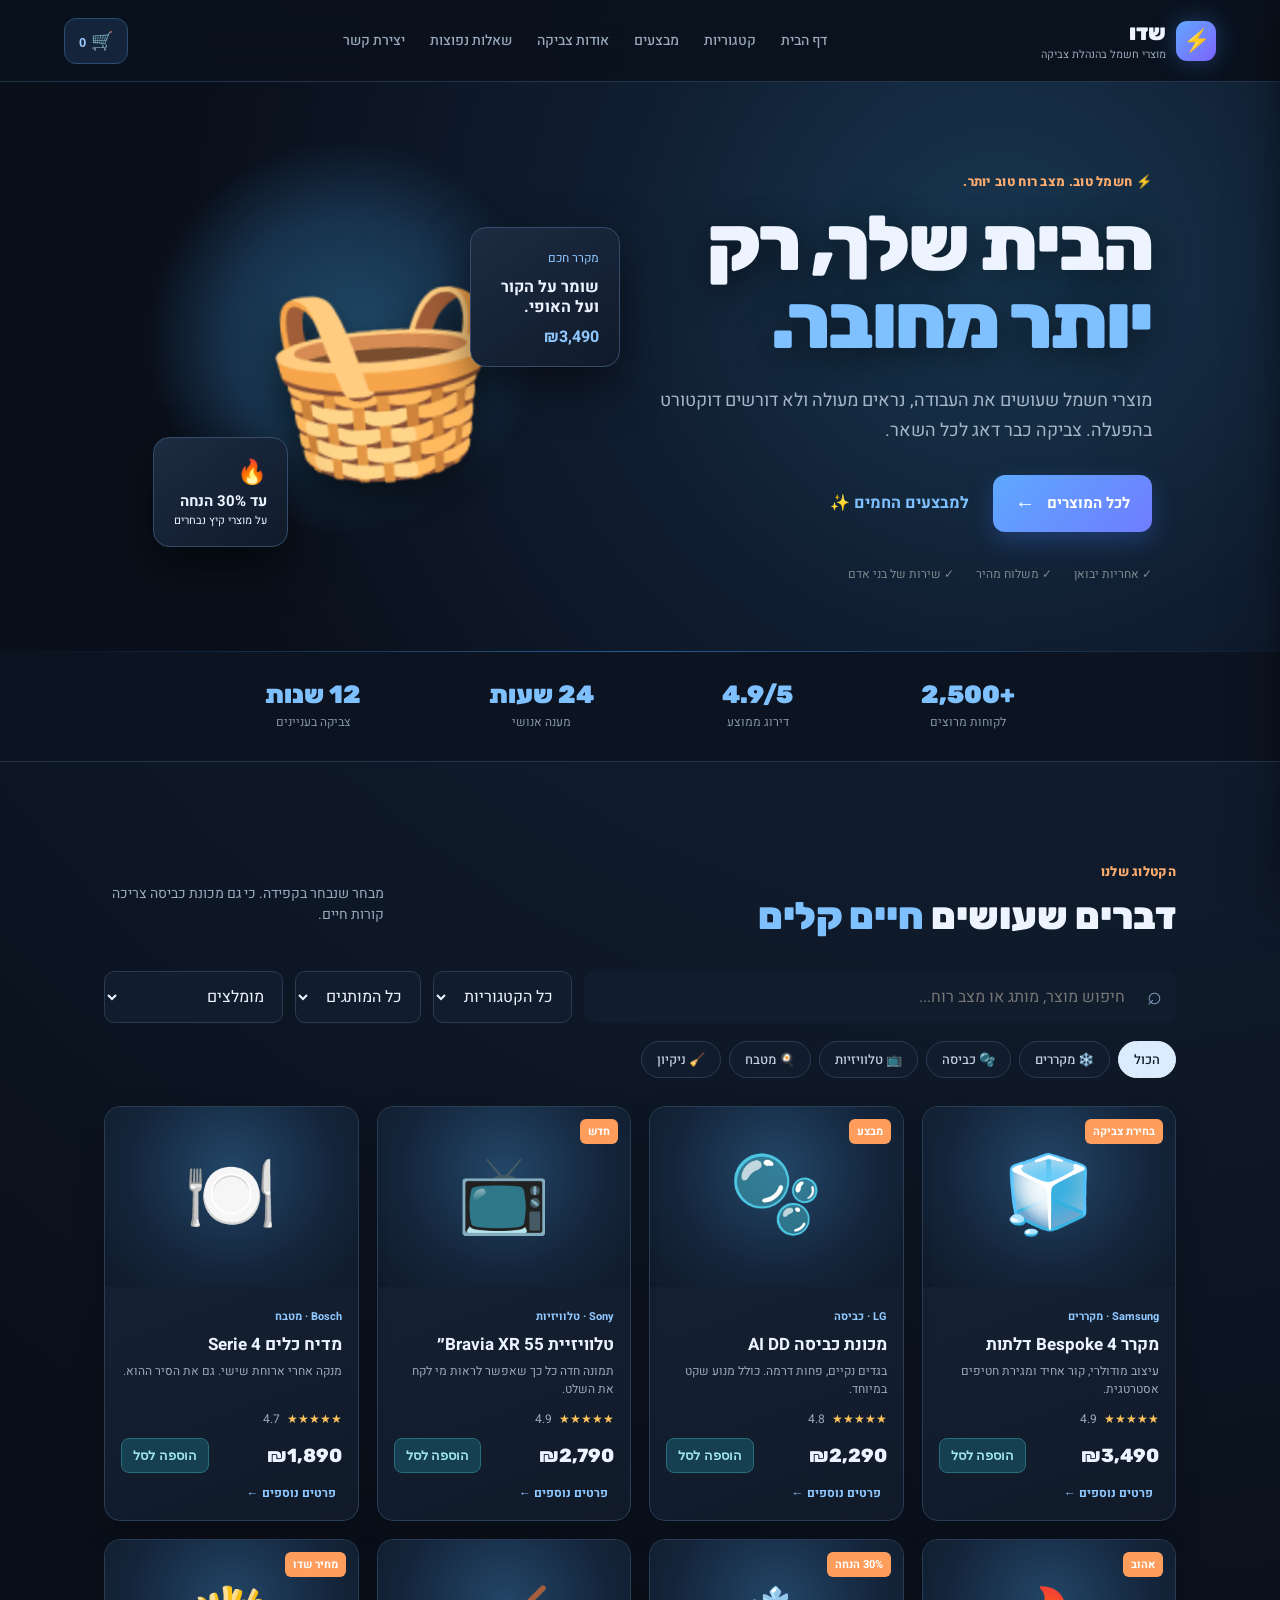
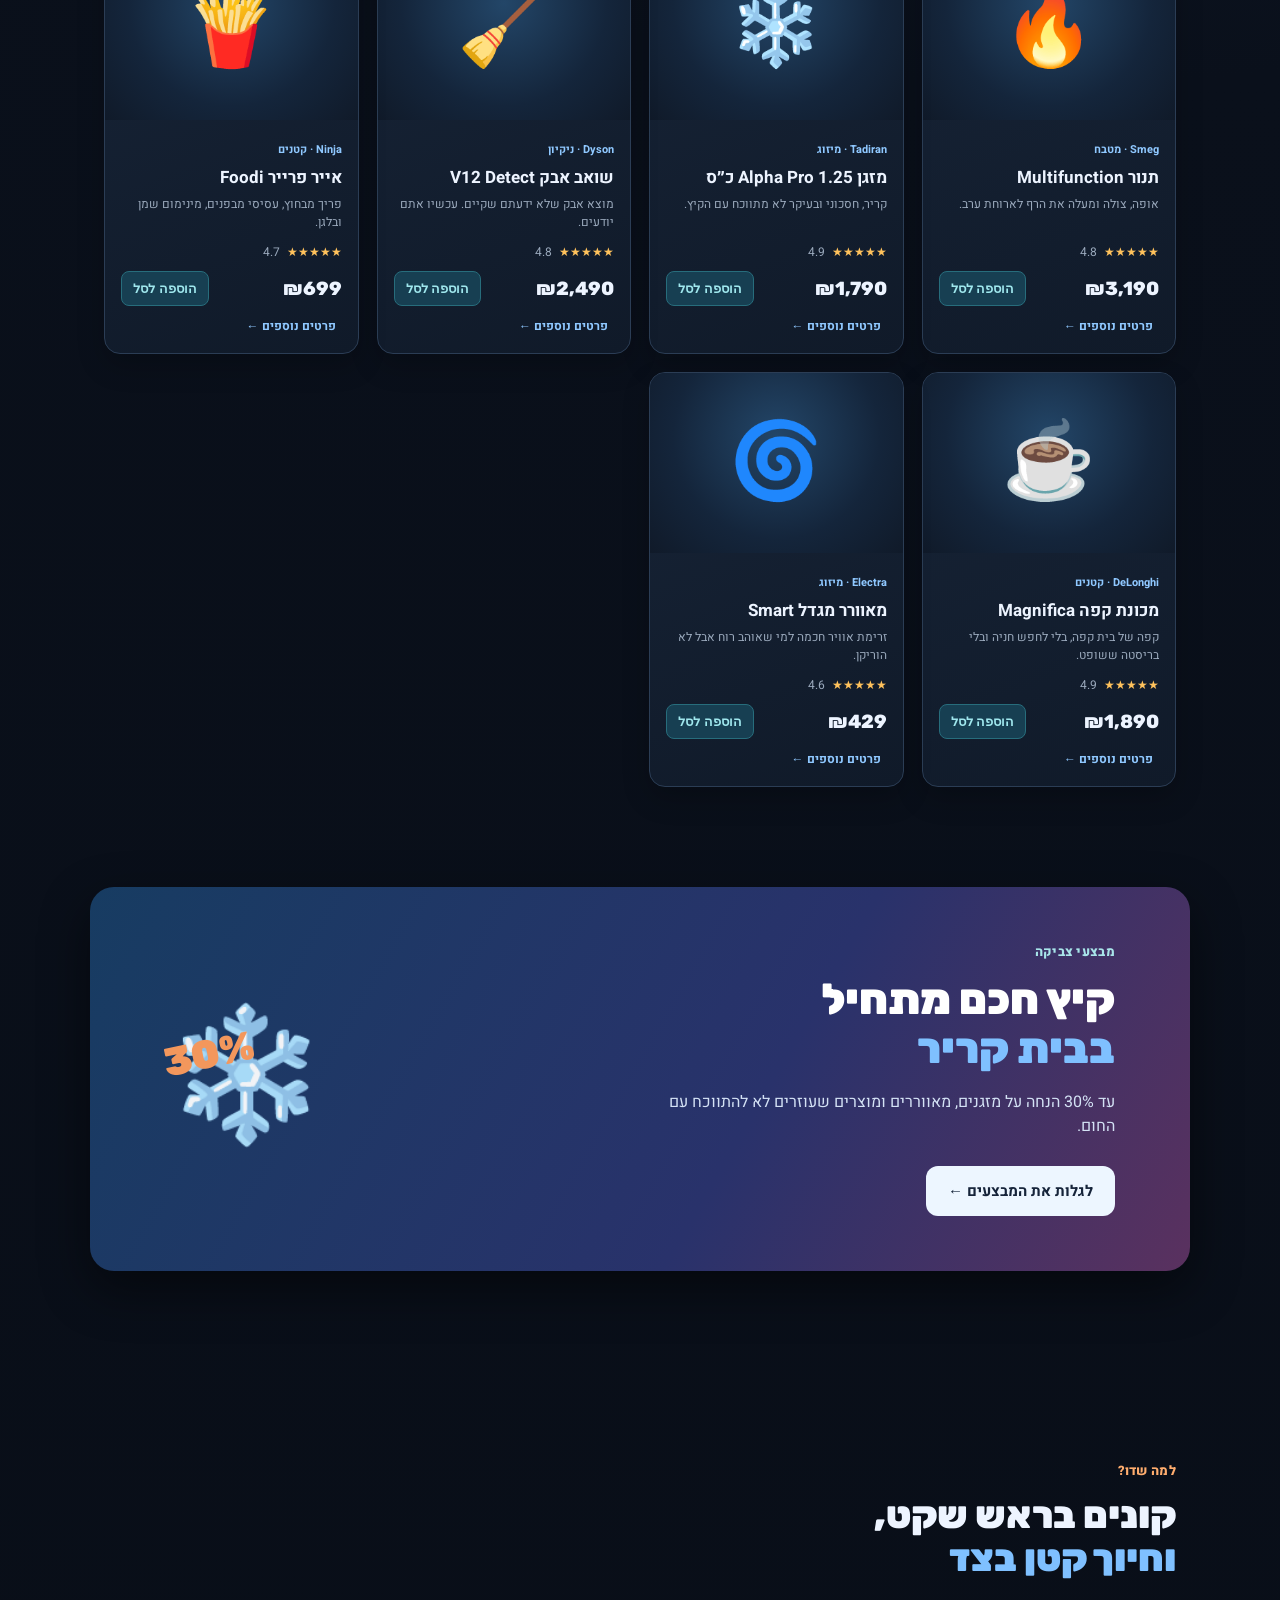
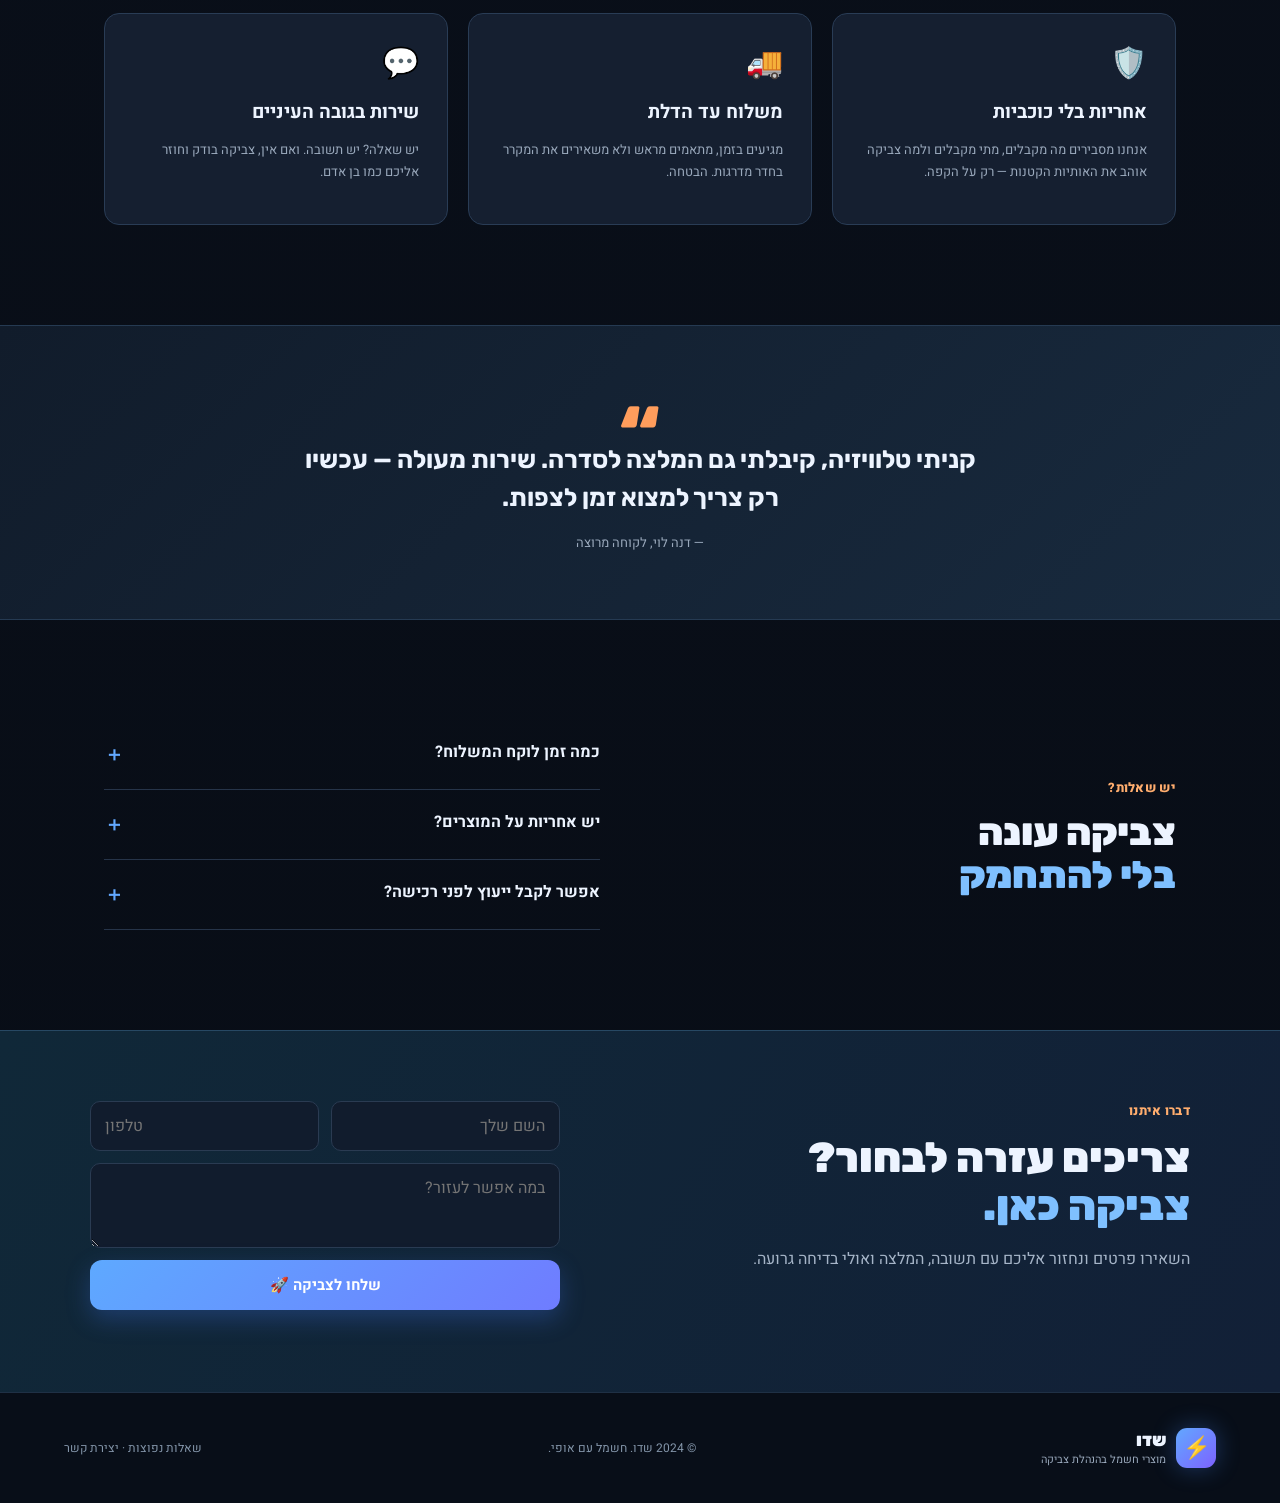
<file: index.html>
<!doctype html><html lang="he" dir="rtl"><head><meta charset="utf-8"><meta name="viewport" content="width=device-width,initial-scale=1"><title>שדו מוצרי חשמל | בהנהלת צביקה</title><meta name="description" content="שדו מוצרי חשמל בהנהלת צביקה — מכשירים לבית עם שירות בגובה העיניים."><link rel="preconnect" href="https://fonts.googleapis.com"><link rel="preconnect" href="https://fonts.gstatic.com" crossorigin><link href="https://fonts.googleapis.com/css2?family=Heebo:wght@400;500;700;800;900&family=Rubik:wght@500;700;900&display=swap" rel="stylesheet"><link rel="stylesheet" href="style.css"><link rel="stylesheet" href="dark-mode.css"></head><body>
<header class="topbar"><a class="brand" href="#home"><span class="brand-mark">⚡</span><span><b>שדו</b><small>מוצרי חשמל בהנהלת צביקה</small></span></a><nav><a href="#home">דף הבית</a><a href="#catalog">קטגוריות</a><a href="#deals">מבצעים</a><a href="#about">אודות צביקה</a><a href="#faq">שאלות נפוצות</a><a href="#contact">יצירת קשר</a></nav><button class="cart-button" id="cartOpen" aria-label="פתיחת סל">🛒 <span id="cartCount">0</span></button><button class="menu" id="menuBtn">☰</button></header>
<main id="home"><section class="hero"><div class="hero-copy"><div class="eyebrow">⚡ חשמל טוב. מצב רוח טוב יותר.</div><h1>הבית שלך, רק<br><em>יותר מחובר.</em></h1><p>מוצרי חשמל שעושים את העבודה, נראים מעולה ולא דורשים דוקטורט בהפעלה. צביקה כבר דאג לכל השאר.</p><div class="hero-actions"><a href="#catalog" class="btn primary">לכל המוצרים <span>←</span></a><a href="#deals" class="text-link">למבצעים החמים ✨</a></div><div class="trust"><span>✓ אחריות יבואן</span><span>✓ משלוח מהיר</span><span>✓ שירות של בני אדם</span></div></div><div class="hero-art"><div class="glow"></div><div class="hero-card card-one"><span>מקרר חכם</span><b>שומר על הקור<br>ועל האופי.</b><strong>₪3,490</strong></div><div class="hero-card card-two">🔥<b>עד 30% הנחה</b><small>על מוצרי קיץ נבחרים</small></div><div class="washer">🧺</div></div></section>
<section class="stats"><div><b>+2,500</b><span>לקוחות מרוצים</span></div><div><b>4.9/5</b><span>דירוג ממוצע</span></div><div><b>24 שעות</b><span>מענה אנושי</span></div><div><b>12 שנות</b><span>צביקה בעניינים</span></div></section>
<section class="section" id="catalog"><div class="section-head"><div><div class="eyebrow">הקטלוג שלנו</div><h2>דברים שעושים <em>חיים קלים</em></h2></div><p>מבחר שנבחר בקפידה. כי גם מכונת כביסה צריכה קורות חיים.</p></div><div class="filters"><div class="search"><span>⌕</span><input id="search" placeholder="חיפוש מוצר, מותג או מצב רוח..."></div><select id="category"><option value="all">כל הקטגוריות</option><option>מקררים</option><option>כביסה</option><option>טלוויזיות</option><option>מטבח</option><option>מיזוג</option><option>ניקיון</option><option>קטנים</option></select><select id="brand"><option value="all">כל המותגים</option></select><select id="sort"><option value="featured">מומלצים</option><option value="low">מחיר: מהנמוך לגבוה</option><option value="high">מחיר: מהגבוה לנמוך</option><option value="rating">דירוג</option></select></div><div class="chips" id="chips"><button class="active" data-cat="all">הכול</button><button data-cat="מקררים">❄️ מקררים</button><button data-cat="כביסה">🫧 כביסה</button><button data-cat="טלוויזיות">📺 טלוויזיות</button><button data-cat="מטבח">🍳 מטבח</button><button data-cat="ניקיון">🧹 ניקיון</button></div><div class="products" id="products"></div><div class="empty" id="empty">לא מצאנו מוצר כזה — אפילו צביקה הרים גבה 🤔</div></section>
<section class="deal-banner" id="deals"><div><div class="eyebrow">מבצעי צביקה</div><h2>קיץ חכם מתחיל<br><em>בבית קריר</em></h2><p>עד 30% הנחה על מזגנים, מאווררים ומוצרים שעוזרים לא להתווכח עם החום.</p><a class="btn light" href="#catalog">לגלות את המבצעים ←</a></div><div class="deal-icon">❄️<span>30%</span></div></section>
<section class="section recommendations" id="about"><div class="section-head"><div><div class="eyebrow">למה שדו?</div><h2>קונים בראש שקט,<br><em>וחיוך קטן בצד</em></h2></div></div><div class="perks"><article>🛡️<h3>אחריות בלי כוכביות</h3><p>אנחנו מסבירים מה מקבלים, מתי מקבלים ולמה צביקה אוהב את האותיות הקטנות — רק על הקפה.</p></article><article>🚚<h3>משלוח עד הדלת</h3><p>מגיעים בזמן, מתאמים מראש ולא משאירים את המקרר בחדר מדרגות. הבטחה.</p></article><article>💬<h3>שירות בגובה העיניים</h3><p>יש שאלה? יש תשובה. ואם אין, צביקה בודק וחוזר אליכם כמו בן אדם.</p></article></div></section>
<section class="quote"><div class="quote-mark">“</div><blockquote>קניתי טלוויזיה, קיבלתי גם המלצה לסדרה. שירות מעולה — עכשיו רק צריך למצוא זמן לצפות.</blockquote><span>— דנה לוי, לקוחה מרוצה</span></section>
<section class="section faq" id="faq"><div class="section-head"><div><div class="eyebrow">יש שאלות?</div><h2>צביקה עונה<br><em>בלי להתחמק</em></h2></div></div><div class="faq-list"><details><summary>כמה זמן לוקח המשלוח? <b>＋</b></summary><p>ברוב האזורים עד 3 ימי עסקים. מוצרי ענק מתאמים איתכם מראש, כדי שלא תצטרכו להזיז את הספה.</p></details><details><summary>יש אחריות על המוצרים? <b>＋</b></summary><p>בוודאי. לכל מוצר מצורפת אחריות יבואן בהתאם למותג ולדגם. אנחנו כאן כדי להסביר הכול.</p></details><details><summary>אפשר לקבל ייעוץ לפני רכישה? <b>＋</b></summary><p>כן, ואפילו מומלץ. שלחו הודעה עם הצרכים והתקציב, וצביקה יעזור לבחור בלי לדחוף מוצר שלא צריך.</p></details></div></section>
<section class="contact" id="contact"><div><div class="eyebrow">דברו איתנו</div><h2>צריכים עזרה לבחור?<br><em>צביקה כאן.</em></h2><p>השאירו פרטים ונחזור אליכם עם תשובה, המלצה ואולי בדיחה גרועה.</p></div><form id="contactForm"><input required placeholder="השם שלך"><input required type="tel" placeholder="טלפון"><textarea placeholder="במה אפשר לעזור?"></textarea><button class="btn primary">שלחו לצביקה 🚀</button><small id="formMsg"></small></form></section></main>
<footer><a class="brand" href="#home"><span class="brand-mark">⚡</span><span><b>שדו</b><small>מוצרי חשמל בהנהלת צביקה</small></span></a><span>© 2024 שדו. חשמל עם אופי.</span><div><a href="#faq">שאלות נפוצות</a> · <a href="#contact">יצירת קשר</a></div></footer>
<div class="modal-backdrop" id="modal"><div class="modal"><button class="close" data-close>×</button><div id="modalContent"></div></div></div><aside class="cart-drawer" id="cart"><div class="drawer-head"><h2>הסל שלך 🛒</h2><button class="close" id="cartClose">×</button></div><div id="cartItems"></div><div class="cart-total"><span>סה״כ משוער</span><b id="cartTotal">₪0</b></div><button class="btn primary checkout" id="checkout">צביקה, שמור לי את זה!</button><p class="drawer-note">* המחירים משוערים וכוללים מע״מ. תיאום סופי בטלפון.</p></aside><div class="toast" id="toast"></div><script src="script.js"></script></body></html>
</file>
<file: style.css>
:root{--ink:#17212b;--muted:#68727c;--blue:#1667e8;--cyan:#dff7fa;--cream:#fffaf2;--orange:#ff7a45;--line:#e8e9e7}*{box-sizing:border-box}html{scroll-behavior:smooth}body{margin:0;color:var(--ink);background:#fff;font-family:Heebo,Arial,sans-serif}a{text-decoration:none;color:inherit}.topbar{height:82px;display:flex;align-items:center;justify-content:space-between;padding:0 5vw;border-bottom:1px solid #f0f1f0;background:#fff;position:sticky;top:0;z-index:5}.brand{display:flex;align-items:center;gap:10px}.brand-mark{background:var(--blue);color:white;border-radius:11px;font-size:22px;width:40px;height:40px;display:grid;place-items:center}.brand b{display:block;font:900 22px Rubik}.brand small{display:block;font-size:11px;color:var(--muted);white-space:nowrap}nav{display:flex;gap:25px;color:#4f5962;font-size:14px;font-weight:500}nav a:hover,footer a:hover{color:var(--blue)}.cart-button,.menu{border:0;background:#f3f7ff;border-radius:12px;padding:11px 14px;color:var(--blue);font-size:18px;cursor:pointer}.cart-button span{font-size:13px;font-weight:800}.menu{display:none}.hero{min-height:570px;background:linear-gradient(120deg,#fffaf2 0%,#fff 48%,#ecfbfc 100%);display:flex;padding:75px 10vw 60px;overflow:hidden}.hero-copy{width:52%;padding-top:15px}.eyebrow{color:var(--orange);font-size:13px;font-weight:800;letter-spacing:.3px;margin-bottom:14px}.hero h1{font:900 clamp(46px,6vw,78px)/1.02 Rubik;margin:0 0 24px;letter-spacing:-2px}.hero em,h2 em{color:var(--blue);font-style:normal}.hero p{font-size:18px;line-height:1.7;color:var(--muted);max-width:510px;margin-bottom:28px}.hero-actions{display:flex;align-items:center;gap:24px}.btn{display:inline-flex;align-items:center;justify-content:center;border:0;border-radius:12px;padding:14px 22px;font:700 15px Heebo;cursor:pointer;transition:.2s}.btn:hover{transform:translateY(-2px);box-shadow:0 8px 20px #1667e833}.primary{background:var(--blue);color:#fff}.primary span{font-size:20px;margin-right:12px}.text-link{color:var(--blue);font-weight:700}.trust{display:flex;gap:22px;font-size:12px;color:#7e888e;margin-top:33px}.hero-art{width:48%;position:relative;min-height:380px}.glow{position:absolute;width:400px;height:400px;border-radius:50%;background:#d7f5f5;right:15%;top:-20px}.washer{font-size:190px;position:absolute;right:24%;top:85px;filter:drop-shadow(15px 18px 8px #8bb7ba55);transform:rotate(-4deg)}.hero-card{position:absolute;background:white;border-radius:16px;padding:17px 20px;box-shadow:0 12px 30px #233b4b1a;z-index:1}.card-one{right:0;top:70px;width:150px}.card-one span{font-size:12px;color:var(--muted)}.card-one b{display:block;font-size:16px;line-height:1.25;margin:8px 0}.card-one strong{color:var(--blue)}.card-two{left:5%;bottom:45px;color:var(--orange);font-size:24px}.card-two b,.card-two small{display:block;color:var(--ink)}.card-two b{font-size:15px}.card-two small{font-size:11px}.stats{display:flex;justify-content:center;gap:10vw;padding:28px 5vw;border-bottom:1px solid var(--line)}.stats div{text-align:center}.stats b{display:block;font:900 25px Rubik;color:var(--blue)}.stats span{font-size:12px;color:var(--muted)}.section{max-width:1200px;margin:auto;padding:100px 5vw}.section-head{display:flex;justify-content:space-between;align-items:end;margin-bottom:32px}.section-head h2,.deal-banner h2,.contact h2{font:900 38px/1.15 Rubik;margin:0}.section-head p{max-width:280px;color:var(--muted);font-size:14px}.filters{display:flex;gap:12px;margin-bottom:18px}.search{flex:1;display:flex;align-items:center;gap:8px;background:#f7f8f7;border-radius:10px;padding:0 14px}.search span{font-size:25px;color:var(--muted)}input,select,textarea{border:1px solid var(--line);background:#fff;border-radius:10px;padding:12px 14px;font:inherit;color:var(--ink);outline:none}input:focus,select:focus,textarea:focus{border-color:var(--blue)}.search input{border:0;background:transparent;width:100%}.chips{display:flex;gap:8px;flex-wrap:wrap;margin-bottom:28px}.chips button{border:1px solid var(--line);background:#fff;border-radius:99px;padding:8px 15px;cursor:pointer;font:500 13px Heebo}.chips button.active,.chips button:hover{background:var(--ink);color:#fff;border-color:var(--ink)}.products{display:grid;grid-template-columns:repeat(4,1fr);gap:18px}.product{border:1px solid var(--line);border-radius:16px;overflow:hidden;transition:.25s;background:#fff;position:relative}.product:hover{transform:translateY(-5px);box-shadow:0 14px 30px #233b4b14}.product-img{height:180px;display:grid;place-items:center;font-size:75px;background:linear-gradient(135deg,#f4f8ff,#eefafa);position:relative}.badge{position:absolute;right:12px;top:12px;background:var(--orange);color:#fff;border-radius:6px;padding:4px 8px;font-size:11px;font-weight:700}.product-body{padding:16px}.product-brand{font-size:11px;color:var(--blue);font-weight:700}.product h3{font-size:17px;margin:5px 0}.product p{font-size:12px;color:var(--muted);height:36px;margin:0 0 12px;line-height:1.5}.rating{font-size:12px;color:#f3a51c}.rating span{color:var(--muted);margin-right:4px}.price{display:flex;align-items:center;justify-content:space-between;margin-top:10px}.price b{font:800 19px Rubik}.add{background:var(--cyan);border:0;color:#126b79;border-radius:8px;padding:9px 11px;cursor:pointer;font-weight:700}.detail{background:none;border:0;color:var(--blue);font:700 12px Heebo;cursor:pointer;margin-top:10px}.empty{text-align:center;color:var(--muted);padding:50px;display:none}.deal-banner{max-width:1100px;margin:0 auto 90px;border-radius:24px;background:var(--blue);color:#fff;padding:55px 75px;display:flex;justify-content:space-between;align-items:center;overflow:hidden;position:relative}.deal-banner .eyebrow{color:#a8e5e9}.deal-banner h2{font-size:43px}.deal-banner p{max-width:450px;color:#dbe8ff}.light{background:#fff;color:var(--blue);margin-top:12px}.deal-icon{font-size:130px;position:relative;opacity:.95}.deal-icon span{position:absolute;font:900 40px Rubik;left:-2px;top:48px;color:var(--orange);transform:rotate(-12deg)}.perks{display:grid;grid-template-columns:repeat(3,1fr);gap:20px}.perks article{background:var(--cream);border-radius:15px;padding:28px}.perks article:first-child{background:#eef9fa}.perks article:nth-child(2){background:#f2f5ff}.perks article{font-size:30px}.perks h3{font-size:19px;margin:12px 0 5px}.perks p{font-size:13px;color:var(--muted);line-height:1.7}.quote{background:var(--cream);padding:65px 20px;text-align:center}.quote-mark{font:900 70px Rubik;color:var(--orange);height:50px}.quote blockquote{font:700 25px Rubik;max-width:700px;margin:0 auto 14px;line-height:1.5}.quote span{font-size:13px;color:var(--muted)}.faq{display:grid;grid-template-columns:1fr 1fr;gap:80px}.faq-list details{border-bottom:1px solid var(--line);padding:20px 0}.faq-list summary{font-weight:700;cursor:pointer;list-style:none;display:flex;justify-content:space-between}.faq-list summary b{color:var(--blue);font-size:20px}.faq-list p{color:var(--muted);font-size:14px;line-height:1.7}.contact{background:#eaf9fa;display:flex;justify-content:space-between;gap:60px;padding:70px max(5vw,calc((100% - 1100px)/2));}.contact h2{font-size:42px}.contact p{color:var(--muted)}form{display:grid;grid-template-columns:1fr 1fr;gap:12px;width:470px}form textarea{grid-column:1/-1;min-height:85px}form .btn{grid-column:1/-1}form small{color:#208b65;grid-column:1/-1}footer{padding:35px 5vw;display:flex;justify-content:space-between;align-items:center;color:var(--muted);font-size:12px}footer .brand b{color:var(--ink);font-size:18px}.modal-backdrop{position:fixed;inset:0;background:#10202b88;z-index:20;display:none;place-items:center;padding:20px}.modal-backdrop.show{display:grid}.modal{background:#fff;border-radius:20px;max-width:570px;width:100%;padding:28px;position:relative}.close{border:0;background:none;font-size:28px;cursor:pointer;color:var(--muted)}.modal>.close{position:absolute;left:18px;top:12px}.modal-product{display:flex;gap:25px;align-items:center}.modal-product .product-img{width:210px;flex:none;border-radius:15px}.modal h2{font:900 27px Rubik}.modal li{margin:8px 0;color:var(--muted)}.cart-drawer{position:fixed;z-index:15;right:-420px;top:0;height:100vh;background:#fff;width:min(400px,100%);box-shadow:-8px 0 35px #17212b22;padding:25px;transition:.3s}.cart-drawer.open{right:0}.drawer-head{display:flex;justify-content:space-between;align-items:center}.drawer-head h2{font:900 25px Rubik}.cart-line{display:flex;gap:12px;border-bottom:1px solid var(--line);padding:15px 0}.cart-line .emoji{font-size:33px}.cart-line h4{margin:0 0 5px}.cart-line small{color:var(--muted)}.qty{margin-right:auto;display:flex;gap:8px;align-items:center}.qty button{border:0;border-radius:5px;background:#eef3f8;cursor:pointer}.cart-total{display:flex;justify-content:space-between;font-size:17px;margin:25px 0}.cart-total b{font:900 22px Rubik;color:var(--blue)}.checkout{width:100%}.drawer-note{font-size:11px;color:var(--muted);text-align:center}.toast{position:fixed;bottom:25px;left:50%;transform:translate(-50%,30px);background:var(--ink);color:#fff;padding:13px 22px;border-radius:10px;opacity:0;z-index:30;transition:.25s}.toast.show{opacity:1;transform:translate(-50%,0)}
@media(max-width:850px){nav{display:none}.menu{display:block;margin-right:8px}.topbar{padding:0 4vw}.hero{padding:55px 7vw 30px;min-height:auto}.hero-copy{width:100%}.hero-art{display:none}.stats{gap:3vw}.products{grid-template-columns:repeat(2,1fr)}.section{padding:70px 5vw}.section-head{display:block}.section-head p{margin-top:15px}.filters{flex-wrap:wrap}.search{flex-basis:100%}.deal-banner{margin:0 5vw 70px;padding:40px 30px}.deal-icon{font-size:80px}.faq{display:block}.faq .section-head{margin-bottom:20px}.contact{display:block;padding:60px 7vw}form{width:100%;margin-top:30px}.trust{flex-wrap:wrap;gap:10px}.hero h1{font-size:52px}}
@media(max-width:480px){.brand small{font-size:9px}.stats{display:grid;grid-template-columns:1fr 1fr;gap:18px}.products{gap:10px}.product-img{height:135px;font-size:55px}.product-body{padding:11px}.product h3{font-size:15px}.product p{font-size:11px}.price{display:block}.price b{display:block;margin-bottom:8px}.section-head h2,.contact h2{font-size:31px}.deal-banner h2{font-size:34px}.deal-icon{display:none}footer{display:block;text-align:center}footer .brand{justify-content:center;margin-bottom:18px}}
</file>
<file: dark-mode.css>
:root{color-scheme:dark;--ink:#edf4ff;--muted:#9aa9bc;--blue:#62a8ff;--cyan:#103b4a;--cream:#151d2b;--orange:#ff9d5c;--line:#263449;--surface:#111a29;--surface-2:#182437;--bg:#0a101b}*{box-sizing:border-box}html{background:var(--bg)}body{background:radial-gradient(circle at 82% 0%,#15263c 0,#0a101b 35%,#080d16 100%);color:var(--ink)}.topbar{background:rgba(10,16,27,.88);border-bottom:1px solid #24344b;backdrop-filter:blur(18px)}.brand-mark{background:linear-gradient(135deg,#62a8ff,#7d62ff);box-shadow:0 0 25px #458eff55}.brand small,nav{color:#9aa9bc}nav a:hover,footer a:hover,.text-link{color:#7fc0ff}.cart-button,.menu{background:#14243a;color:#9dccff;border:1px solid #2c4c70}.hero{background:radial-gradient(circle at 78% 32%,#183750 0,#101d30 37%,#0a101b 75%);position:relative}.hero:after{content:"";position:absolute;inset:auto 0 0;height:1px;background:linear-gradient(90deg,transparent,#3c9eff,transparent);opacity:.5}.eyebrow{color:#ffad6e}.hero h1{ text-shadow:0 8px 35px #0008}.hero em,h2 em{color:#7fc0ff}.hero p{color:#a6b5c8}.glow{background:radial-gradient(circle,#23577a 0,#1b3a57 42%,transparent 70%);filter:blur(2px);opacity:.8}.washer{filter:drop-shadow(0 20px 18px #0009)}.hero-card{background:linear-gradient(145deg,#1d2c42,#101a2a);border:1px solid #344c69;box-shadow:0 18px 45px #0008}.hero-card span,.card-one strong{color:#8fc8ff}.card-two b,.card-two small{color:var(--ink)}.stats{background:#0c1421;border-color:var(--line)}.stats b{color:#7fc0ff}.stats span{color:#8496aa}.section{position:relative}.section-head p{color:var(--muted)}.search,input,select,textarea{background:#111c2d;color:var(--ink);border-color:#2a3b52}.search input{background:transparent}.search span{color:#7e98b8}.chips button{background:#111c2d;color:#c6d3e4;border-color:#2b3c53}.chips button.active,.chips button:hover{background:#dcecff;color:#08111f;border-color:#dcecff}.product{background:linear-gradient(160deg,#172437,#101a29);border-color:#2b3d55;box-shadow:0 12px 28px #0003}.product:hover{box-shadow:0 18px 38px #0008;border-color:#4775a8}.product-img{background:radial-gradient(circle at 50% 35%,#234668,#14253b 60%,#101a29);}.product-brand{color:#8fc8ff}.product p,.rating span{color:#9aa9bc}.rating{color:#ffc25c}.add{background:#173f52;color:#9fe7ed;border:1px solid #276d7c}.detail{color:#8fc8ff}.deal-banner{background:linear-gradient(120deg,#173c62,#29326b 60%,#5a315f);box-shadow:0 18px 50px #0007}.deal-banner h2{color:#fff}.deal-banner p{color:#d4e2f5}.perks article{background:#151f30!important;border:1px solid #293c55}.perks article p{color:#9aa9bc}.quote{background:linear-gradient(135deg,#111c2b,#182a3e);border-block:1px solid #253a52}.quote blockquote{color:#edf4ff}.contact{background:linear-gradient(120deg,#102838,#122037);border-top:1px solid #274863}.contact p{color:#a6b5c8}.modal-backdrop{background:#020611c9}.modal,.cart-drawer{background:#101a29;border:1px solid #2a3d57;color:var(--ink);box-shadow:-14px 0 45px #0009}.modal li,.drawer-note{color:#9aa9bc}.cart-line{border-color:#293b52}.qty button{background:#203249;color:#dcecff}.cart-total b{color:#8fc8ff}.toast{background:#e4f1ff;color:#091321;box-shadow:0 8px 30px #0008}footer{background:#080e18;color:#8496aa;border-top:1px solid #1f3045}footer .brand b{color:#edf4ff}.light{background:#edf6ff;color:#16243a}.btn.primary{background:linear-gradient(135deg,#5ea9ff,#6f7cff);box-shadow:0 9px 25px #427cff44}.btn.primary:hover{box-shadow:0 12px 32px #70b7ff66}@keyframes float{0%,100%{transform:rotate(-4deg) translateY(0)}50%{transform:rotate(-2deg) translateY(-10px)}}.washer{animation:float 5s ease-in-out infinite}@media(max-width:850px){.topbar{background:rgba(10,16,27,.96)}}
</file>
